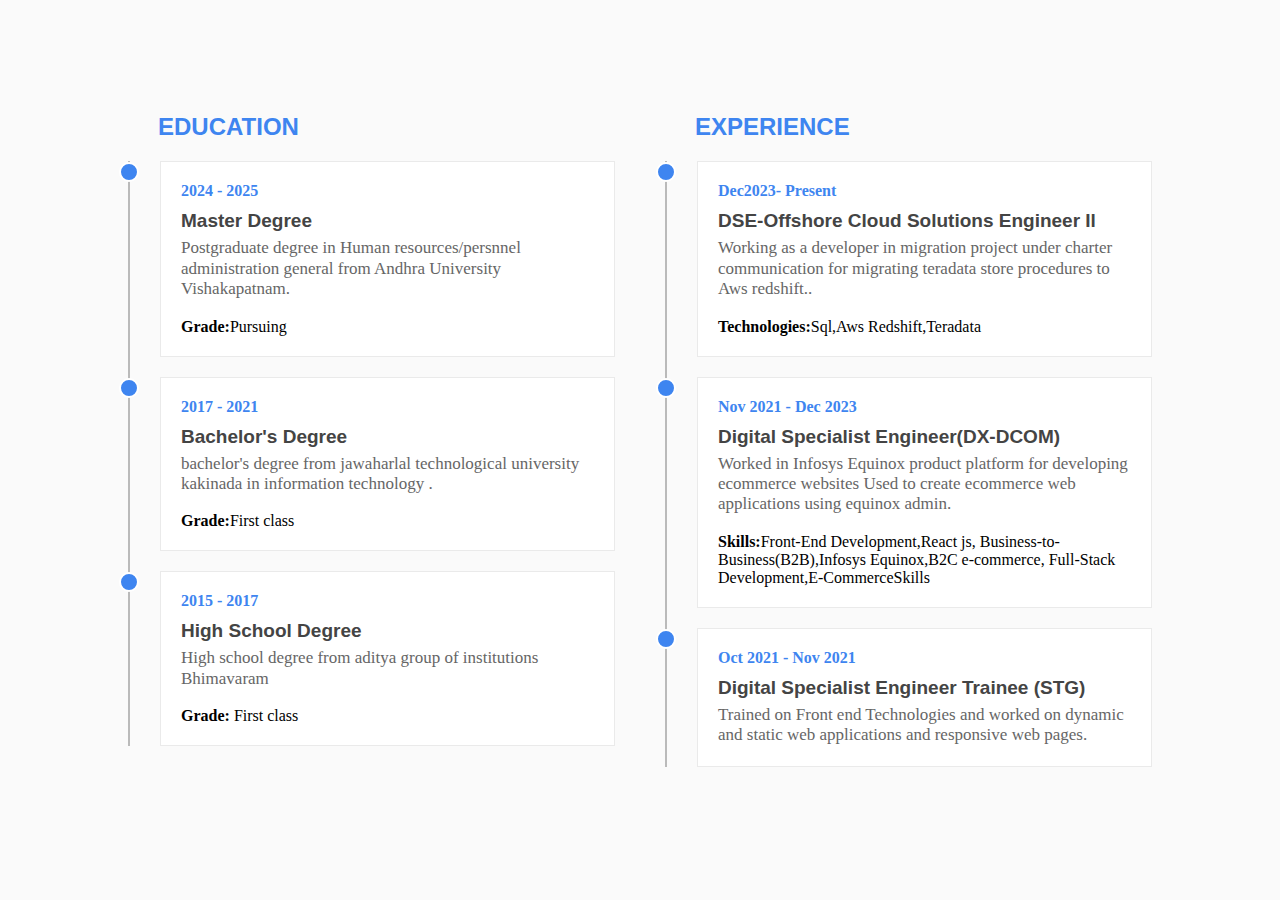
<file: Resume.html>
<!DOCTYPE html>
<html>
  <head>
    <!-- ******* Link To The Style Sheet ******* -->
    <link rel="stylesheet" type="text/css" href="assets/css/style.css" />
    <meta name="viewport" content="width=device-width, initial-scale=1.0" />
    <title>Experience</title>
  </head>
  <body>
    <div class="container">
      <main class="row">
        <!--   *******  Education Section Starts  *******   -->

        <section class="col">
          <header class="title">
            <h2>EDUCATION</h2>
          </header>

          <div class="contents">
            <div class="box">
              <h4>2024 - 2025</h4>
              <h3>Master Degree</h3>
              <p>
                Postgraduate degree in Human resources/persnnel administration
                general from Andhra University Vishakapatnam.
              </p>
              <br />
              <b>Grade:</b>Pursuing
            </div>

            <div class="box">
              <h4>2017 - 2021</h4>
              <h3>Bachelor's Degree</h3>
              <p>
                bachelor's degree from jawaharlal technological university
                kakinada in information technology .
              </p>
              <br />
              <b>Grade:</b>First class
            </div>

            <div class="box">
              <h4>2015 - 2017</h4>
              <h3>High School Degree</h3>
              <p>
                High school degree from aditya group of institutions Bhimavaram
              </p>
              <br />
              <b>Grade:</b> First class
            </div>
          </div>
        </section>

        <!--   *******  Education Section Ends  *******   -->

        <!--   *******  Experience Section Starts  *******  -->

        <section class="col">
          <header class="title">
            <h2>EXPERIENCE</h2>
          </header>

          <div class="contents">
            <div class="box">
              <h4>Dec2023- Present</h4>
              <h3>DSE-Offshore Cloud Solutions Engineer Il</h3>
              <p>
                Working as a developer in migration project under charter
                communication for migrating teradata store procedures to Aws
                redshift..
              </p>
              <br />
              <b>Technologies:</b>Sql,Aws Redshift,Teradata
            </div>

            <div class="box">
              <h4>Nov 2021 - Dec 2023</h4>
              <h3>Digital Specialist Engineer(DX-DCOM)</h3>
              <p>
                Worked in Infosys Equinox product platform for developing
                ecommerce websites Used to create ecommerce web applications
                using equinox admin.
              </p>
              <br />
              <b>Skills:</b>Front-End Development,React js,
              Business-to-Business(B2B),Infosys Equinox,B2C e-commerce,
              Full-Stack Development,E-CommerceSkills
            </div>

            <div class="box">
              <h4>Oct 2021 - Nov 2021</h4>
              <h3>Digital Specialist Engineer Trainee (STG)</h3>
              <p>
                Trained on Front end Technologies and worked on dynamic and
                static web applications and responsive web pages.
              </p>
            </div>
          </div>
        </section>

        <!--   *******  Experience Section Ends   *******  -->
      </main>
    </div>
  </body>
</html>
</file>
<file: assets/css/style.css>
* {
  margin: 0;
  padding: 0;
  box-sizing: border-box;
}
body {
  width: 100%;
  min-height: 100vh;
  background-color: hsl(0, 0%, 98%);
  display: flex;
  justify-content: center;
  align-items: center;
}
.container {
  width: 100%;
  padding: 35px 10%;
}
.container {
  padding-right: calc(10% - 30px);
}
main.row {
  display: grid;
  grid-template-columns: 1fr 1fr;
  grid-column-gap: 20px;
}
.col header.title {
  font-family: helvetica;
  color: rgb(62, 133, 240);
  padding: 0px 0px 20px 30px;
}
.col .contents {
  padding: 0px 30px;
  border-left: 2px solid #bababa;
}
.col .contents .box {
  position: relative;
  padding: 20px;
  border: 1px solid #eaeaea;
  background-color: #ffffff;
  cursor: pointer;
  transition: all 0.4s;
  margin-bottom: 20px;
}
.col .contents .box:hover {
  box-shadow: 0px 3px 12px 0px #ccc;
  border: 1px solid transparent;
}
.col .contents .box::before {
  content: "";
  position: absolute;
  width: 16px;
  height: 16px;
  border-radius: 50%;
  right: calc(100% + 22px);
  top: 0;
  background-color: rgb(62, 133, 240);
  border: 2px solid white;
}
.box h4 {
  position: relative;
  color: rgb(62, 133, 240);
}
.box h3 {
  font-size: 19px;
  padding: 10px 0px 6px;
  font-family: helvetica;
  color: #444;
}
.box p {
  line-height: 1.2;
  color: #666;
  font-size: 17px;
}
@media (max-width: 768px) {
  main.row {
    grid-template-columns: 1fr;
  }
  .row .col:nth-child(2) {
    margin-top: 30px;
  }
}
</file>
